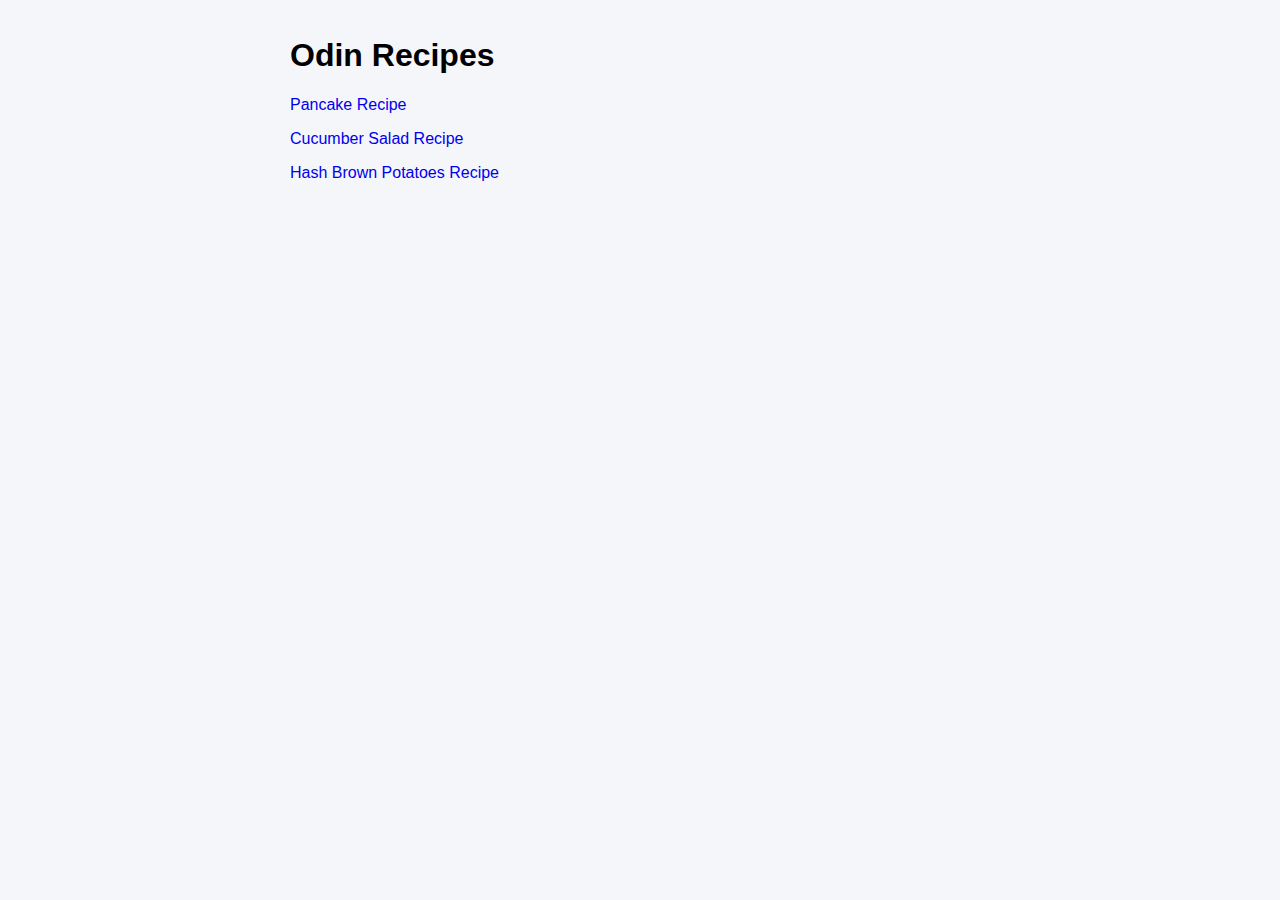
<file: index.html>
<!DOCTYPE html>

<html>
  <head>
    <meta charset="utf-8">
    <meta name="viewport" content="width=device-width, initial-scale=1.0">
    <link rel="stylesheet" href="style.css" />
    <title>Odin Recipes</title>
  </head>

  <body>
    <main>
      <h1>Odin Recipes</h1>
      <ul>
        <li><a href="recipes/pancake.html">Pancake Recipe</a></li>
        <li><a href="recipes/cucumber_salad.html">Cucumber Salad Recipe</a></li>
        <li><a href="recipes/hash_brown_potato.html">Hash Brown Potatoes Recipe</a></li>
    </ul>
    </main>
  </body>
</html>
</file>
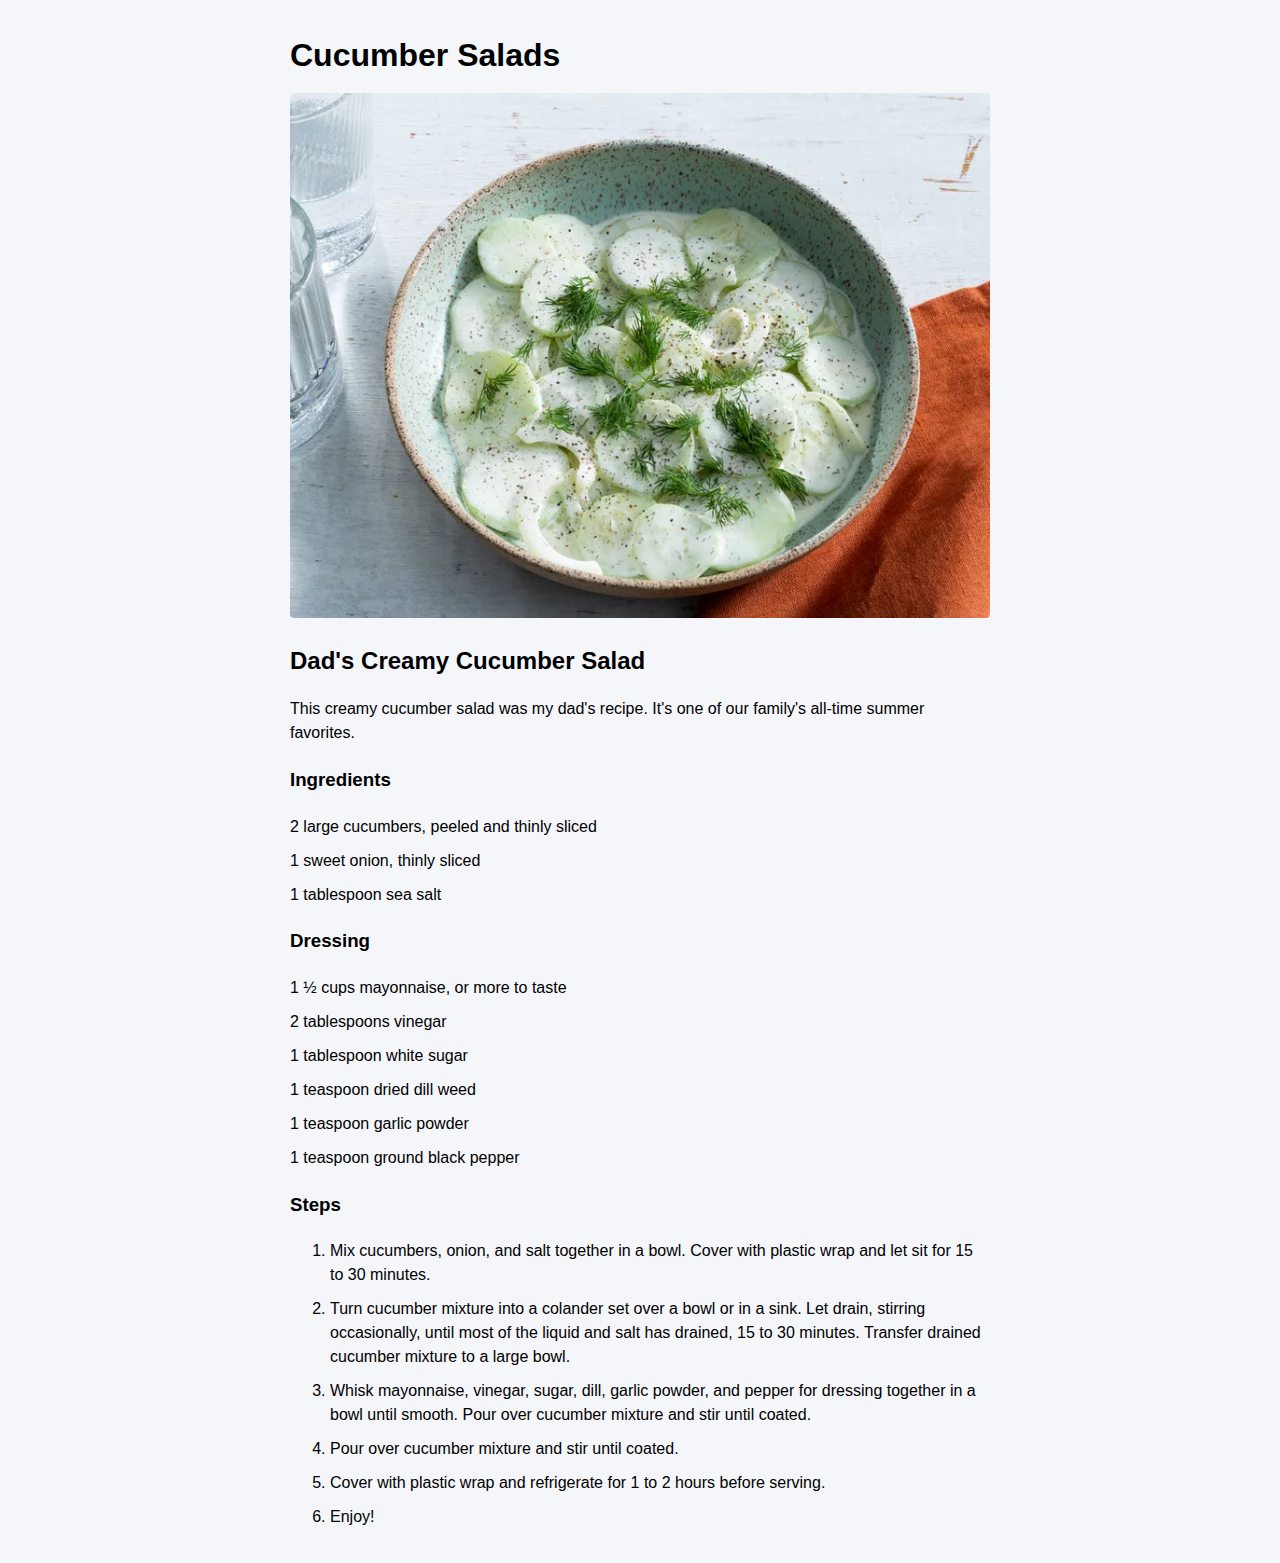
<file: recipes/cucumber_salad.html>
<!DOCTYPE html>

<html>

<head>
  <meta charset="utf-8">
  <meta name="viewport" content="width=device-width, initial-scale=1.0">
  <link rel="stylesheet" href="../style.css" />
  <link rel="stylesheet" href="recipe.css" />
  <title>Recipe: Cucumber Salads | Odin Recipes</title>
</head>

<body>
  <main>
    <h1>Cucumber Salads</h1>

    <div>
      <img src="../images/cucumber_salad.jpg">
      <h2>
        Dad's Creamy Cucumber Salad
      </h2>
      <p>
        This creamy cucumber salad was my dad's recipe. It's one of our family's all-time summer favorites.
      </p>
    </div>

    <div>
      <h3>Ingredients</h3>
      <ul>
        <li>2 large cucumbers, peeled and thinly sliced</li>
        <li>1 sweet onion, thinly sliced</li>
        <li>1 tablespoon sea salt</li>
      </ul>
    </div>

    <div>
      <h3>Dressing</h3>
      <ul>
        <li>1 ½ cups mayonnaise, or more to taste</li>
        <li>2 tablespoons vinegar</li>
        <li>1 tablespoon white sugar</li>
        <li>1 teaspoon dried dill weed</li>
        <li>1 teaspoon garlic powder</li>
        <li>1 teaspoon ground black pepper</li>
      </ul>
    </div>

    <div>
      <h3>Steps</h3>
      <ol>
        <li>
          Mix cucumbers, onion, and salt together in a bowl. Cover with plastic wrap and let sit for 15 to 30 minutes.
        </li>
        <li>
          Turn cucumber mixture into a colander set over a bowl or in a sink. Let drain, stirring occasionally, until
          most of the liquid and salt has drained, 15 to 30 minutes. Transfer drained cucumber mixture to a large bowl.
        </li>
        <li>
          Whisk mayonnaise, vinegar, sugar, dill, garlic powder, and pepper for dressing together in a bowl until
          smooth. Pour over cucumber mixture and stir until coated.
        </li>
        <li>
          Pour over cucumber mixture and stir until coated.
        </li>
        <li>
          Cover with plastic wrap and refrigerate for 1 to 2 hours before serving.
        </li>
        <li>
          Enjoy!
        </li>
      </ol>
    </div>
  </main>
</body>

</html>
</file>
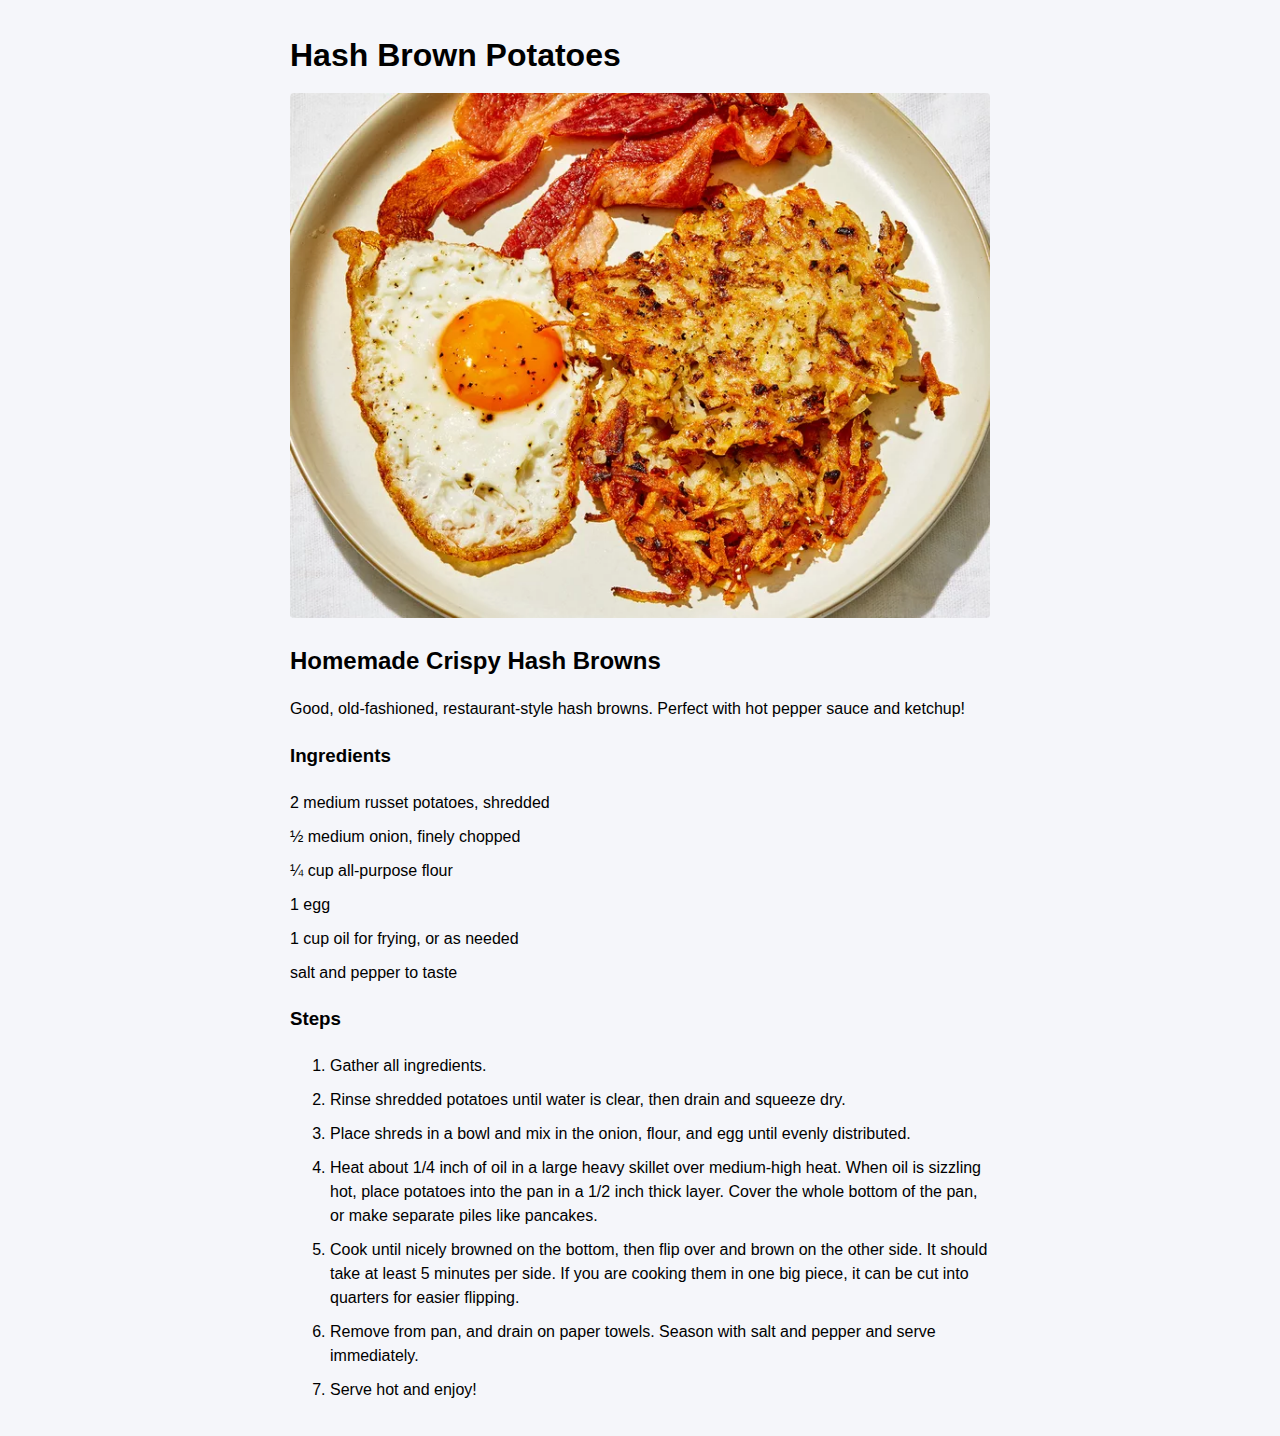
<file: recipes/hash_brown_potato.html>
<!DOCTYPE html>

<html>

<head>
  <meta charset="utf-8">
  <meta name="viewport" content="width=device-width, initial-scale=1.0">
  <link rel="stylesheet" href="../style.css" />
  <link rel="stylesheet" href="recipe.css" />
  <title>Recipe: Hash Brown Potatoes | Odin Recipes</title>
</head>

<body>
  <main>
    <h1>Hash Brown Potatoes</h1>

    <div>
      <img src="../images/hash_brown_potatoes.jpg">
      <h2>
        Homemade Crispy Hash Browns
      </h2>
      <p>
        Good, old-fashioned, restaurant-style hash browns. Perfect with hot pepper sauce and ketchup!
      </p>
    </div>

    <div>
      <h3>Ingredients</h3>
      <ul>
        <li>2 medium russet potatoes, shredded</li>
        <li>½ medium onion, finely chopped</li>
        <li>¼ cup all-purpose flour</li>
        <li>1 egg</li>
        <li>1 cup oil for frying, or as needed</li>
        <li>salt and pepper to taste</li>
      </ul>
    </div>

    <div>
      <h3>Steps</h3>
      <ol>
        <li>
          Gather all ingredients.
        </li>
        <li>
          Rinse shredded potatoes until water is clear, then drain and squeeze dry.
        </li>
        <li>
          Place shreds in a bowl and mix in the onion, flour, and egg until evenly distributed.
        </li>
        <li>
          Heat about 1/4 inch of oil in a large heavy skillet over medium-high heat. When oil is sizzling hot, place
          potatoes into the pan in a 1/2 inch thick layer. Cover the whole bottom of the pan, or make separate piles
          like pancakes.
        </li>
        <li>
          Cook until nicely browned on the bottom, then flip over and brown on the other side. It should take at least 5
          minutes per side. If you are cooking them in one big piece, it can be cut into quarters for easier flipping.
        </li>
        <li>
          Remove from pan, and drain on paper towels. Season with salt and pepper and serve immediately.
        </li>
        <li>
          Serve hot and enjoy!
        </li>
      </ol>
    </div>
  </main>
</body>

</html>
</file>
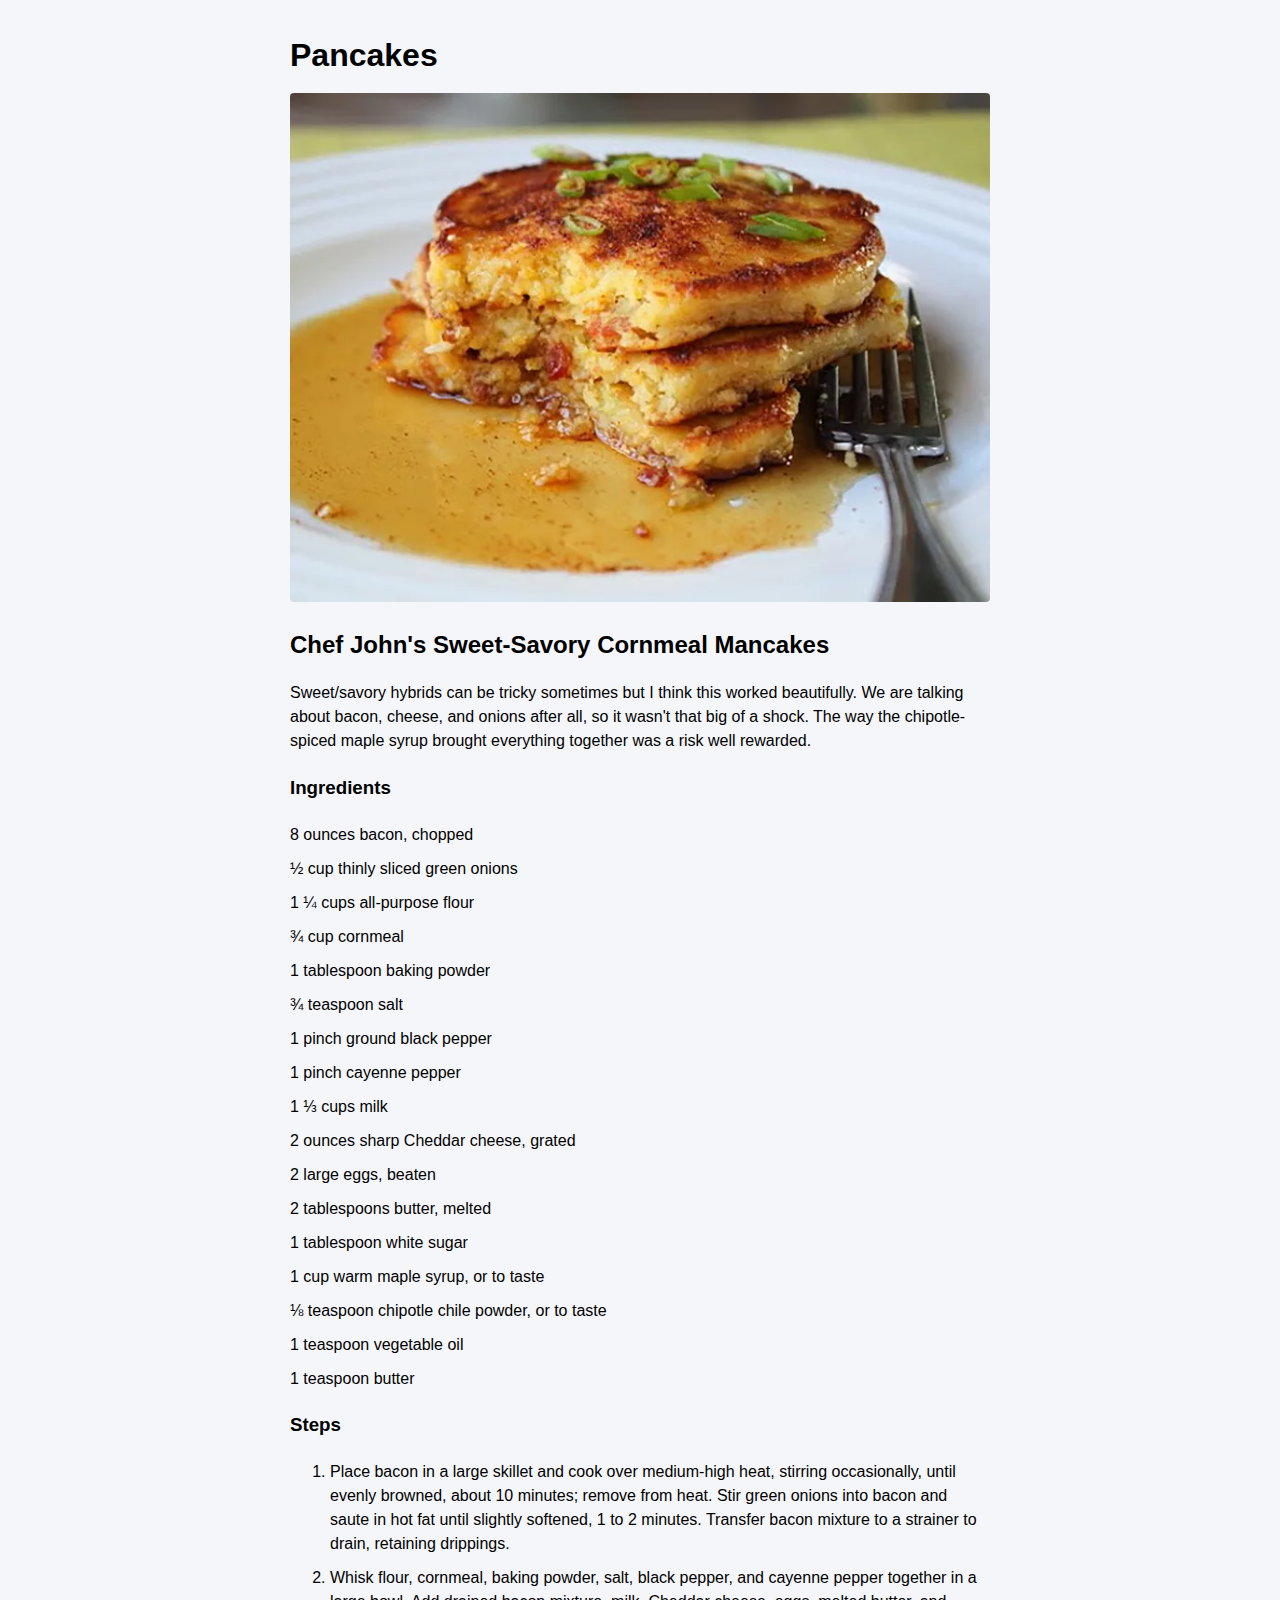
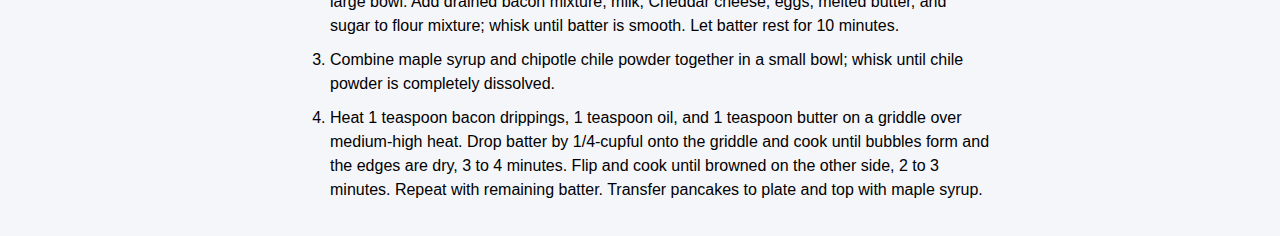
<file: recipes/pancake.html>
<!DOCTYPE html>

<html>

<head>
  <meta charset="utf-8">
  <meta name="viewport" content="width=device-width, initial-scale=1.0">
  <link rel="stylesheet" href="../style.css" />
  <link rel="stylesheet" href="recipe.css" />
  <title>Recipe: Pancakes | Odin Recipes</title>
</head>

<body>
  <main>
    <h1>Pancakes</h1>

    <div>
      <img src="../images/pancakes.jpg">
      <h2>
        Chef John's Sweet-Savory Cornmeal Mancakes
      </h2>
      <p>
        Sweet/savory hybrids can be tricky sometimes but I think this worked beautifully. We are talking about bacon,
        cheese, and onions after all, so it wasn't that big of a shock. The way the chipotle-spiced maple syrup brought
        everything together was a risk well rewarded.
      </p>
    </div>

    <div>
      <h3>Ingredients</h3>
      <ul>
        <li>8 ounces bacon, chopped</li>
        <li>½ cup thinly sliced green onions</li>
        <li>1 ¼ cups all-purpose flour</li>
        <li>¾ cup cornmeal</li>
        <li>1 tablespoon baking powder</li>
        <li>¾ teaspoon salt</li>
        <li>1 pinch ground black pepper</li>
        <li>1 pinch cayenne pepper</li>
        <li>1 ⅓ cups milk</li>
        <li>2 ounces sharp Cheddar cheese, grated</li>
        <li>2 large eggs, beaten</li>
        <li>2 tablespoons butter, melted</li>
        <li>1 tablespoon white sugar</li>
        <li>1 cup warm maple syrup, or to taste</li>
        <li>⅛ teaspoon chipotle chile powder, or to taste</li>
        <li>1 teaspoon vegetable oil</li>
        <li>1 teaspoon butter</li>
      </ul>
    </div>

    <div>
      <h3>Steps</h3>
      <ol>
        <li>
          Place bacon in a large skillet and cook over medium-high heat, stirring occasionally, until evenly browned,
          about 10 minutes; remove from heat. Stir green onions into bacon and saute in hot fat until slightly softened,
          1 to 2 minutes. Transfer bacon mixture to a strainer to drain, retaining drippings.
        </li>
        <li>
          Whisk flour, cornmeal, baking powder, salt, black pepper, and cayenne pepper together in a large bowl. Add
          drained bacon mixture, milk, Cheddar cheese, eggs, melted butter, and sugar to flour mixture; whisk until
          batter is smooth. Let batter rest for 10 minutes.
        </li>
        <li>
          Combine maple syrup and chipotle chile powder together in a small bowl; whisk until chile powder is completely
          dissolved.
        </li>
        <li>
          Heat 1 teaspoon bacon drippings, 1 teaspoon oil, and 1 teaspoon butter on a griddle over medium-high heat.
          Drop batter by 1/4-cupful onto the griddle and cook until bubbles form and the edges are dry, 3 to 4 minutes.
          Flip and cook until browned on the other side, 2 to 3 minutes. Repeat with remaining batter. Transfer pancakes
          to plate and top with maple syrup.
        </li>
      </ol>
    </div>
  </main>
</body>

</html>
</file>
<file: style.css>
* {
  font-family: Verdana, Geneva, Tahoma, sans-serif;
  line-height: 24px;
}

body {
  padding: 10px;
  background-color: #f5f6fa;
}

main {
  max-width: 700px;
  margin: auto;
}

h1,
h2,
h3 {
  line-height: 32px;
}

ul {
  list-style: none;
  padding: 0;
}

a {
  text-decoration: none;
}

li {
  margin-bottom: 10px;
}
</file>
<file: recipes/recipe.css>
img {
  border-radius: 4px;
  max-width: 100%; 
}
</file>
